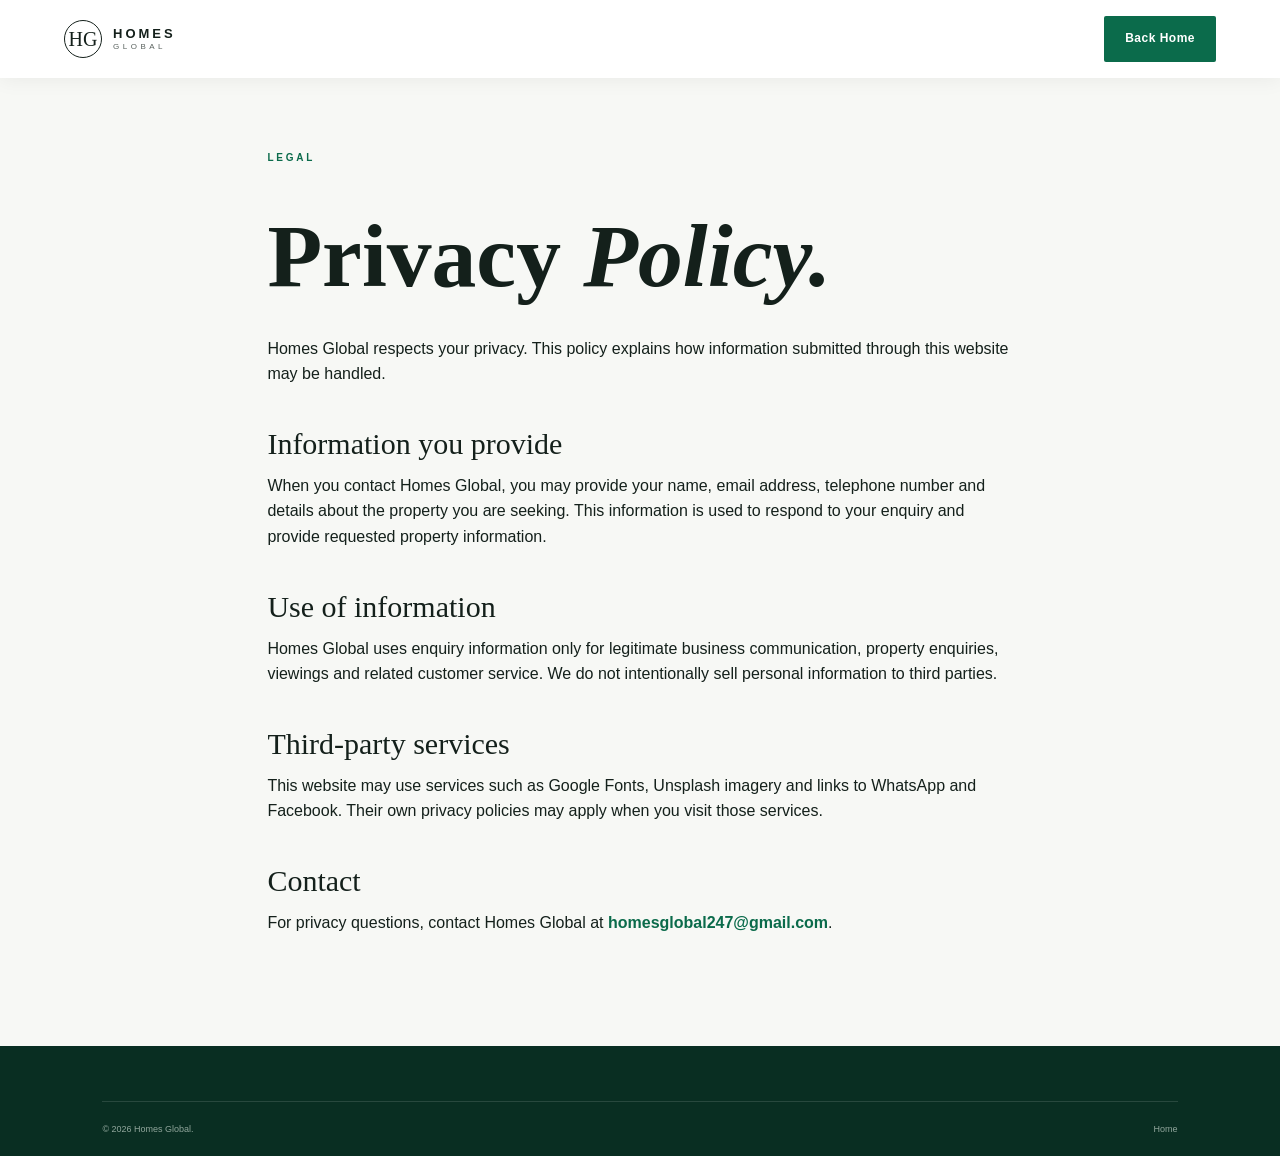
<file: privacy.html>
<!doctype html><html lang="en"><head><meta charset="UTF-8"><meta name="viewport" content="width=device-width,initial-scale=1"><title>Privacy Policy | Homes Global</title><link rel="icon" href="images/favicon.png"><link rel="stylesheet" href="css/style.css"></head><body><header class="header scrolled"><a href="index.html" class="brand"><span class="brand-mark">HG</span><span><b>HOMES</b><small>GLOBAL</small></span></a><a class="nav-cta" href="index.html">Back Home</a></header><main class="section" style="padding-top:150px;max-width:950px;margin:auto"><div class="section-label">LEGAL</div><h1 style="font:600 clamp(3rem,7vw,6rem)/1 'Playfair Display';margin-bottom:35px">Privacy <em>Policy.</em></h1><p>Homes Global respects your privacy. This policy explains how information submitted through this website may be handled.</p><h2 style="font:500 30px 'Playfair Display';margin:40px 0 12px">Information you provide</h2><p>When you contact Homes Global, you may provide your name, email address, telephone number and details about the property you are seeking. This information is used to respond to your enquiry and provide requested property information.</p><h2 style="font:500 30px 'Playfair Display';margin:40px 0 12px">Use of information</h2><p>Homes Global uses enquiry information only for legitimate business communication, property enquiries, viewings and related customer service. We do not intentionally sell personal information to third parties.</p><h2 style="font:500 30px 'Playfair Display';margin:40px 0 12px">Third-party services</h2><p>This website may use services such as Google Fonts, Unsplash imagery and links to WhatsApp and Facebook. Their own privacy policies may apply when you visit those services.</p><h2 style="font:500 30px 'Playfair Display';margin:40px 0 12px">Contact</h2><p>For privacy questions, contact Homes Global at <a style="color:var(--green);font-weight:700" href="mailto:homesglobal247@gmail.com">homesglobal247@gmail.com</a>.</p></main><footer><div class="footer-bottom"><span>© 2026 Homes Global.</span><a href="index.html">Home</a></div></footer></body></html>
</file>
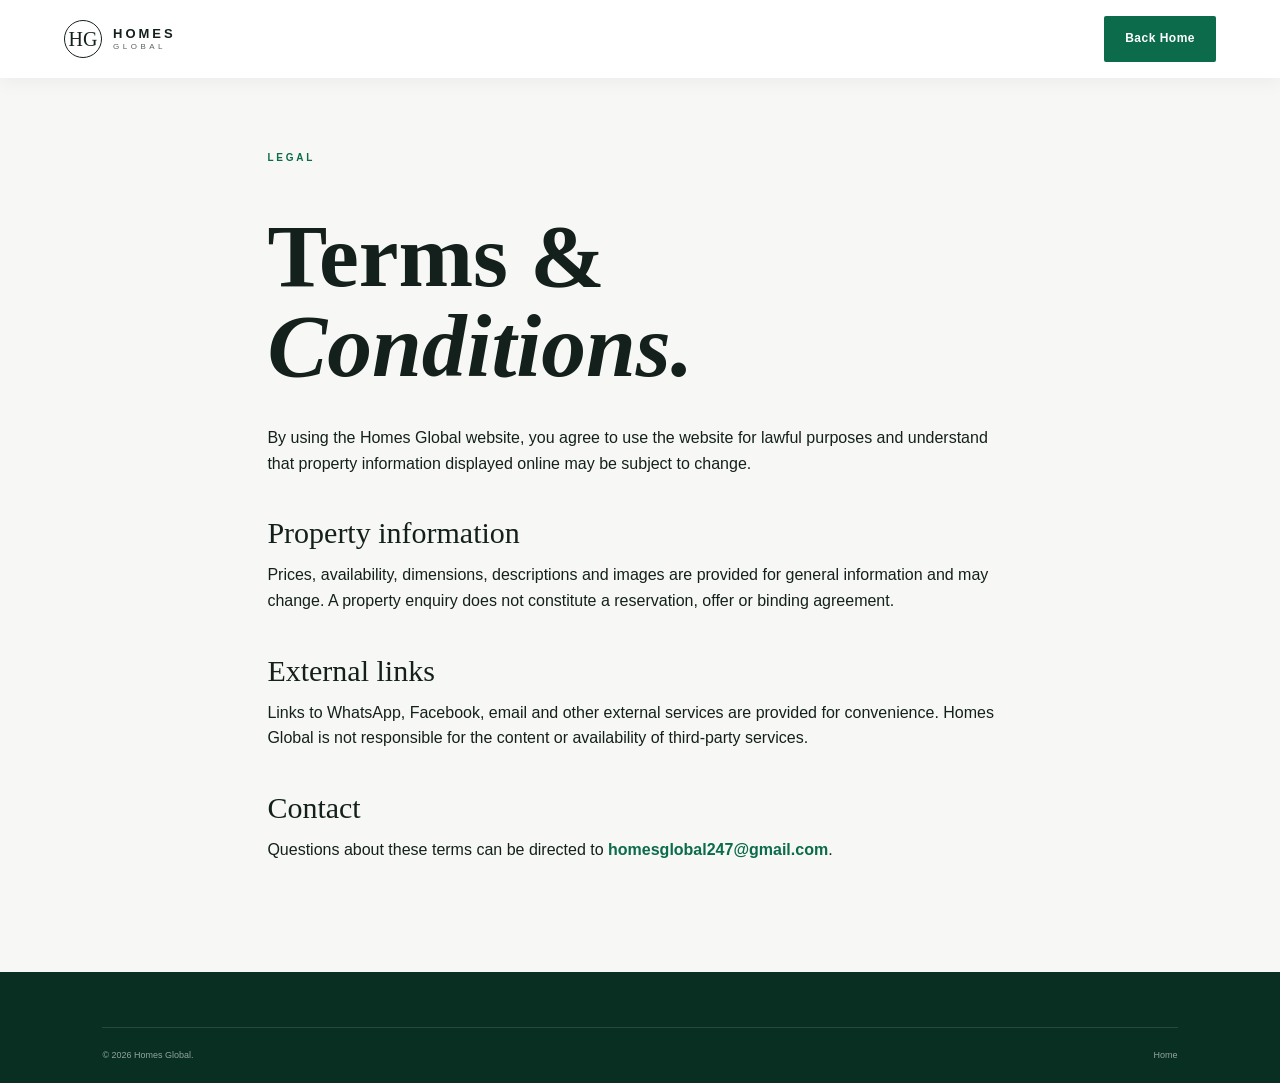
<file: terms.html>
<!doctype html><html lang="en"><head><meta charset="UTF-8"><meta name="viewport" content="width=device-width,initial-scale=1"><title>Terms & Conditions | Homes Global</title><link rel="icon" href="images/favicon.png"><link rel="stylesheet" href="css/style.css"></head><body><header class="header scrolled"><a href="index.html" class="brand"><span class="brand-mark">HG</span><span><b>HOMES</b><small>GLOBAL</small></span></a><a class="nav-cta" href="index.html">Back Home</a></header><main class="section" style="padding-top:150px;max-width:950px;margin:auto"><div class="section-label">LEGAL</div><h1 style="font:600 clamp(3rem,7vw,6rem)/1 'Playfair Display';margin-bottom:35px">Terms & <em>Conditions.</em></h1><p>By using the Homes Global website, you agree to use the website for lawful purposes and understand that property information displayed online may be subject to change.</p><h2 style="font:500 30px 'Playfair Display';margin:40px 0 12px">Property information</h2><p>Prices, availability, dimensions, descriptions and images are provided for general information and may change. A property enquiry does not constitute a reservation, offer or binding agreement.</p><h2 style="font:500 30px 'Playfair Display';margin:40px 0 12px">External links</h2><p>Links to WhatsApp, Facebook, email and other external services are provided for convenience. Homes Global is not responsible for the content or availability of third-party services.</p><h2 style="font:500 30px 'Playfair Display';margin:40px 0 12px">Contact</h2><p>Questions about these terms can be directed to <a style="color:var(--green);font-weight:700" href="mailto:homesglobal247@gmail.com">homesglobal247@gmail.com</a>.</p></main><footer><div class="footer-bottom"><span>© 2026 Homes Global.</span><a href="index.html">Home</a></div></footer></body></html>
</file>
<file: css/style.css>
:root{--green:#0b6b4b;--green2:#07543b;--gold:#b89b5e;--ink:#14201b;--muted:#66716b;--bg:#f7f8f5;--card:#fff;--line:#dfe5e0;--white:#fff}*{box-sizing:border-box;margin:0;padding:0}html{scroll-behavior:smooth}body{font-family:'DM Sans',sans-serif;background:var(--bg);color:var(--ink);line-height:1.6;transition:.3s}a{text-decoration:none;color:inherit}button,input,textarea{font:inherit}.loader{position:fixed;inset:0;background:#fff;z-index:9999;display:grid;place-items:center;animation:loaderOut .7s 1.2s forwards}.loader-mark{font-family:'Playfair Display';font-size:3rem;color:var(--green);letter-spacing:-3px;animation:pulse 1s infinite}.header{height:78px;position:fixed;top:0;left:0;right:0;z-index:1000;display:flex;align-items:center;justify-content:space-between;padding:0 5%;transition:.3s;color:#fff}.header.scrolled{background:rgba(255,255,255,.94);backdrop-filter:blur(16px);color:var(--ink);box-shadow:0 1px 20px #00000010}.brand{display:flex;align-items:center;gap:11px}.brand-mark{font-family:'Playfair Display';font-size:20px;border:1px solid currentColor;border-radius:50%;width:38px;height:38px;display:grid;place-items:center;line-height:1}.brand b,.brand small{display:block;line-height:1}.brand b{font-size:13px;letter-spacing:3px}.brand small{font-size:8px;letter-spacing:3.5px;margin-top:3px;opacity:.7}.nav{display:flex;gap:36px;font-size:13px;font-weight:600}.nav a{position:relative}.nav a:after{content:'';position:absolute;left:0;bottom:-7px;width:0;height:1px;background:currentColor;transition:.3s}.nav a:hover:after{width:100%}.actions{display:flex;gap:12px;align-items:center}.theme,.menu{border:0;background:transparent;color:inherit;cursor:pointer}.theme{font-size:22px}.menu{display:none;font-size:22px}.nav-cta,.btn{padding:13px 21px;border-radius:2px;font-weight:700;font-size:12px;letter-spacing:.5px}.nav-cta{background:var(--green);color:#fff}.hero{height:100vh;min-height:680px;position:relative;color:#fff;display:flex;align-items:center;overflow:hidden}.hero-bg,.hero-overlay,.statement-bg{position:absolute;inset:0;background:url('https://images.unsplash.com/photo-1600585154340-be6161a56a0c?auto=format&fit=crop&w=2200&q=90') center/cover}.hero-bg{animation:zoom 14s ease-out infinite alternate}.hero-overlay{background:linear-gradient(90deg,rgba(4,18,12,.78),rgba(4,18,12,.28) 65%,rgba(4,18,12,.45))}.hero-content{position:relative;z-index:2;width:min(750px,90%);margin-left:8%}.eyebrow,.section-label{font-size:10px;letter-spacing:2.8px;font-weight:700}.eyebrow{color:#d5c28e;margin-bottom:20px}.hero h1{font:600 clamp(4rem,8vw,7.4rem)/.94 'Playfair Display';letter-spacing:-4px}.hero h1 em,h2 em{font-style:italic;color:#cdbd91}.hero-text{font-size:16px;max-width:520px;margin:28px 0;color:#e8ece9}.hero-buttons{display:flex;align-items:center;gap:28px}.btn-light{background:#fff;color:var(--ink)}.text-link{font-size:12px;border-bottom:1px solid #fff;padding-bottom:6px}.hero-bottom{position:absolute;bottom:30px;left:5%;right:5%;display:flex;justify-content:space-between;font-size:9px;letter-spacing:2px;color:#dce4df}.section{padding:110px 8%}.intro{background:var(--bg)}.section-label{color:var(--green);margin-bottom:45px}.intro-grid{display:grid;grid-template-columns:1.1fr 1fr;gap:12%;align-items:start}.intro h2,.section-head h2,.contact h2{font:600 clamp(3rem,5vw,5.2rem)/1.02 'Playfair Display';letter-spacing:-2px}.lead{font:500 22px/1.45 'Playfair Display';margin-bottom:25px}.intro p:not(.lead){color:var(--muted);max-width:570px}.underline-link{display:inline-block;margin-top:35px;color:var(--green);font-size:13px;font-weight:700;border-bottom:1px solid var(--green);padding-bottom:7px}.properties{background:var(--card)}.section-head{display:flex;justify-content:space-between;align-items:end;margin-bottom:55px}.outline-btn{border:1px solid var(--green);padding:13px 20px;font-size:11px;font-weight:700;color:var(--green)}.property-grid{display:grid;grid-template-columns:repeat(2,1fr);gap:60px 28px}.property-card{min-width:0}.property-image{height:430px;position:relative;overflow:hidden;background:#ddd}.property-image img{width:100%;height:100%;object-fit:cover;transition:transform .8s cubic-bezier(.2,.7,.2,1)}.property-card:hover img{transform:scale(1.06)}.status,.price{position:absolute;top:18px}.status{left:18px;background:#fff;padding:7px 10px;font-size:9px;font-weight:800;letter-spacing:1.5px}.price{right:18px;background:var(--green);color:#fff;padding:8px 12px;font-size:13px;font-weight:700}.property-info{padding:20px 2px;display:grid;grid-template-columns:1fr auto;gap:8px}.location{font-size:9px;letter-spacing:2px;color:var(--green);font-weight:800}.property-info h3{font:500 26px 'Playfair Display';margin:5px 0}.property-info p{font-size:11px;color:var(--muted);text-align:right}.property-link{grid-column:1/-1;color:var(--green);font-size:11px;font-weight:800;margin-top:10px}.property-link span{margin-left:6px}.statement{height:650px;position:relative;color:#fff;display:grid;place-items:center;text-align:center;overflow:hidden}.statement-bg{background-image:url('https://images.unsplash.com/photo-1600047509807-ba8f99d2cdde?auto=format&fit=crop&w=2200&q=85');filter:brightness(.52)}.statement-inner{position:relative;z-index:1}.statement h2{font:600 clamp(3.3rem,6vw,6rem)/1 'Playfair Display';letter-spacing:-3px;margin-bottom:35px}.values{background:#edf1ed}.values-grid{display:grid;grid-template-columns:repeat(3,1fr);gap:50px}.value{border-top:1px solid #bfc9c2;padding-top:20px}.value span{font-size:10px;color:var(--green);font-weight:800}.value h3{font:500 30px 'Playfair Display';margin:30px 0 12px}.value p{color:var(--muted);font-size:13px;max-width:300px}.contact{background:var(--green);color:#fff}.contact .section-label{color:#cdbd91}.contact-grid{display:grid;grid-template-columns:1fr .8fr;gap:10%;align-items:start}.contact h2{margin-bottom:25px}.contact>p,.contact-grid>div>p{color:#dce8e1;max-width:500px}.contact-links{margin-top:45px}.contact-links a{display:flex;justify-content:space-between;max-width:500px;padding:15px 0;border-bottom:1px solid #ffffff35;font-size:11px}.contact-links span{opacity:.65}.contact-form{background:#fff;color:var(--ink);padding:35px}.form-title{font:500 28px 'Playfair Display';margin-bottom:25px}.contact-form label{display:block;font-size:10px;font-weight:700;margin-bottom:16px}.contact-form input,.contact-form textarea{width:100%;border:0;border-bottom:1px solid #ccd5cf;padding:10px 0;outline:0;background:transparent;color:var(--ink);resize:none}.contact-form textarea{height:90px}.btn-green{background:var(--green);color:#fff;border:0;cursor:pointer;margin-top:8px}.form-note{font-size:10px;color:#78837d;margin-top:12px}footer{background:#092e22;color:#dbe7e1;padding:55px 8% 20px}.footer-top{display:flex;align-items:start;justify-content:space-between;padding-bottom:60px}.footer-brand{color:#fff}.footer-top>p{font:italic 22px 'Playfair Display';color:#bfcfc7}.footer-social{display:flex;gap:10px}.footer-social a{width:35px;height:35px;border:1px solid #ffffff35;border-radius:50%;display:grid;place-items:center;font-size:10px}.footer-bottom{border-top:1px solid #ffffff20;padding-top:20px;display:flex;justify-content:space-between;font-size:9px;color:#91a69c}.footer-bottom div{display:flex;gap:25px}.whatsapp{position:fixed;right:22px;bottom:22px;width:58px;height:58px;border-radius:50%;background:#20c76a;color:#fff;display:grid;place-items:center;z-index:900;box-shadow:0 10px 30px #0004;font-size:11px;font-weight:800;animation:float 3s ease-in-out infinite}.reveal{opacity:0;transform:translateY(25px);transition:opacity .8s,transform .8s}.reveal.show{opacity:1;transform:none}@keyframes zoom{to{transform:scale(1.08)}}@keyframes loaderOut{to{opacity:0;visibility:hidden}}@keyframes pulse{50%{transform:scale(1.1)}}@keyframes float{50%{transform:translateY(-7px)}}body.dark{--bg:#101613;--card:#151d19;--ink:#edf2ef;--muted:#a4b0aa;--line:#33413a}body.dark .header.scrolled{background:#101613ee;color:#edf2ef}body.dark .intro,body.dark .properties{background:var(--bg)}body.dark .values{background:#18211d}body.dark .property-info p{color:#a4b0aa}.menu{color:inherit}@media(max-width:800px){.header{padding:0 5%;height:70px}.nav{position:absolute;top:70px;left:0;right:0;background:var(--card);color:var(--ink);padding:20px 5%;display:none;flex-direction:column;gap:18px;box-shadow:0 10px 30px #0001}.nav.open{display:flex}.menu{display:block}.nav-cta{display:none}.hero-content{margin-left:6%}.hero h1{font-size:clamp(3.6rem,15vw,5.5rem);letter-spacing:-2px}.hero-text{font-size:14px}.hero-bottom span:nth-child(2){display:none}.section{padding:80px 6%}.intro-grid,.contact-grid{grid-template-columns:1fr;gap:50px}.section-head{display:block}.section-head .outline-btn{display:inline-block;margin-top:25px}.property-grid{grid-template-columns:1fr;gap:35px}.property-image{height:360px}.values-grid{grid-template-columns:1fr;gap:35px}.statement{height:520px}.footer-top{display:grid;gap:30px}.footer-bottom{display:block;line-height:2}.footer-bottom div{gap:15px;flex-wrap:wrap;margin-top:10px}.contact-form{padding:25px}.hero-buttons{align-items:flex-start;flex-direction:column;gap:18px}}
</file>
